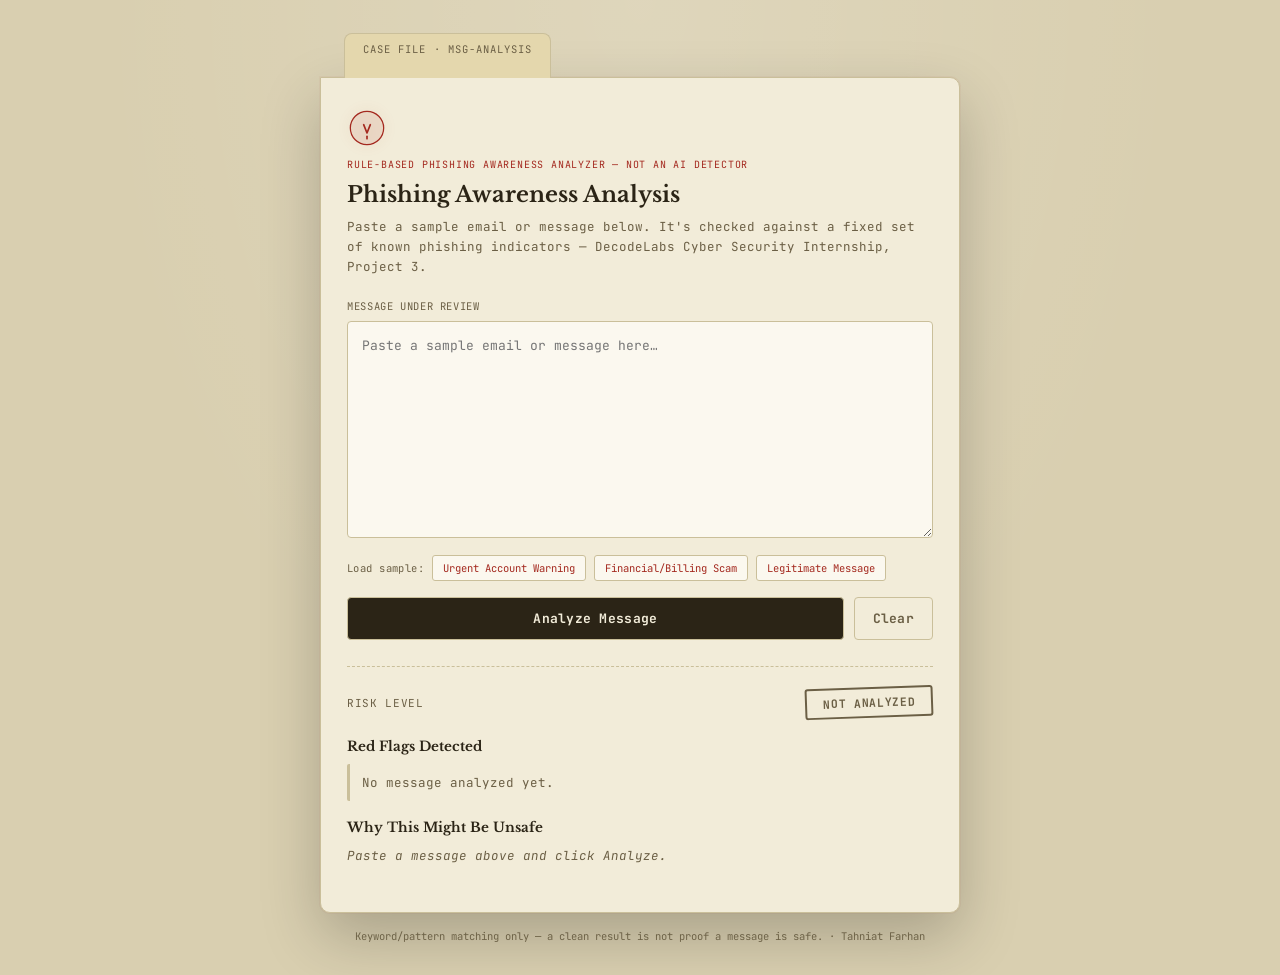
<file: index.html>
<!DOCTYPE html>
<html lang="en">
<head>
<meta charset="UTF-8">
<meta name="viewport" content="width=device-width, initial-scale=1.0">
<title>Phishing Awareness Analysis · DecodeLabs Project 3</title>
<meta name="description" content="Rule-based phishing indicator analyzer — DecodeLabs Cyber Security Internship Project 3. Identifies suspicious links, keywords, and red flags in sample messages.">
<meta property="og:title" content="Phishing Awareness Analysis — DecodeLabs Project 3">
<meta property="og:description" content="Analyze sample emails for phishing indicators with transparent rule-based detection.">
<meta property="og:type" content="website">
<meta name="theme-color" content="#2b2416">
<link rel="icon" href="data:image/svg+xml,<svg xmlns='http://www.w3.org/2000/svg' viewBox='0 0 100 100'><path d='M50 15 C30 15 15 30 15 50 C15 70 30 85 50 85 C70 85 85 70 85 50 C85 30 70 15 50 15' fill='none' stroke='%23a4291f' stroke-width='5'/><path d='M40 40 L50 55 L60 40' fill='none' stroke='%23a4291f' stroke-width='5' stroke-linecap='round' stroke-linejoin='round'/><line x1='50' y1='62' x2='50' y2='68' stroke='%23a4291f' stroke-width='5' stroke-linecap='round'/></svg>">
<link rel="stylesheet" href="style.css">
</head>
<body>
<main class="wrap">
  <section class="folder">
    <div class="tab">CASE FILE · MSG-ANALYSIS</div>
    <div class="folder-body">
      <header>
        <div class="soc-icon" aria-hidden="true">
          <svg viewBox="0 0 48 48" width="40" height="40" fill="none" xmlns="http://www.w3.org/2000/svg">
            <circle cx="24" cy="24" r="20" fill="rgba(164,41,31,0.08)" stroke="#a4291f" stroke-width="1.5"/>
            <path d="M20 20L24 30L28 20" fill="none" stroke="#a4291f" stroke-width="2" stroke-linecap="round" stroke-linejoin="round"/>
            <line x1="24" y1="34" x2="24" y2="37" stroke="#a4291f" stroke-width="2" stroke-linecap="round"/>
          </svg>
        </div>
        <p class="eyebrow">RULE-BASED PHISHING AWARENESS ANALYZER — NOT AN AI DETECTOR</p>
        <h1>Phishing Awareness Analysis</h1>
        <p class="sub">Paste a sample email or message below. It's checked against a fixed set of known phishing indicators — DecodeLabs Cyber Security Internship, Project 3.</p>
      </header>

      <label for="message">MESSAGE UNDER REVIEW</label>
      <textarea id="message" rows="9" placeholder="Paste a sample email or message here…"></textarea>

      <div class="sample-bar">
        <span class="sample-label">Load sample:</span>
        <button class="sample-btn" data-sample="phishing1">Urgent Account Warning</button>
        <button class="sample-btn" data-sample="phishing2">Financial/Billing Scam</button>
        <button class="sample-btn" data-sample="legitimate">Legitimate Message</button>
      </div>

      <div class="actions">
        <button id="analyzeBtn" class="primary">Analyze Message</button>
        <button id="clearBtn" class="ghost">Clear</button>
      </div>

      <section class="result" id="resultSection">
        <div class="risk-row">
          <span>RISK LEVEL</span>
          <span id="riskBadge" class="stamp">NOT ANALYZED</span>
        </div>

        <h2>Red Flags Detected</h2>
        <ul id="flagList" class="flags"><li class="empty">No message analyzed yet.</li></ul>

        <h2>Why This Might Be Unsafe</h2>
        <div id="explanationList" class="explanation-list">
          <p class="empty-explanation">Paste a message above and click Analyze.</p>
        </div>

        <div id="urlInspection" class="url-inspection" style="display:none;">
          <h2>URLs Detected</h2>
          <ul id="urlList" class="url-list"></ul>
        </div>

        <div id="recommendationsSection" class="recommendations" style="display:none;">
          <h2>Recommended Actions</h2>
          <ul id="recList" class="rec-list"></ul>
        </div>
      </section>
    </div>
  </section>
  <footer>Keyword/pattern matching only — a clean result is not proof a message is safe. · Tahniat Farhan</footer>
</main>
<script src="script.js"></script>
</body>
</html>
</file>
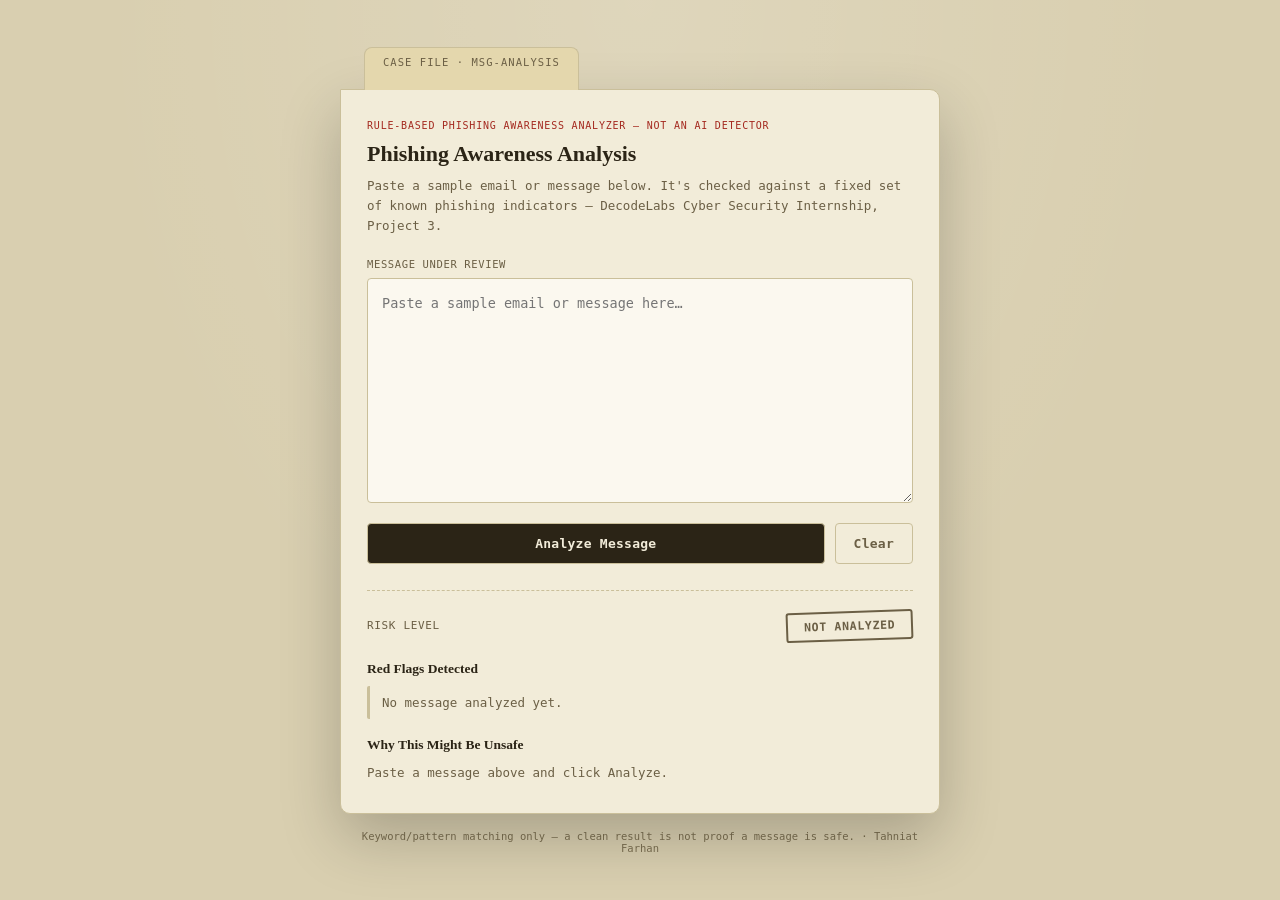
<file: preview-3-phishing-awareness-analysis.html>
<!DOCTYPE html>
<html lang="en">
<head>
<meta charset="UTF-8">
<meta name="viewport" content="width=device-width, initial-scale=1.0">
<title>Phishing Awareness Analysis · DecodeLabs Project 3</title>
<style>
/* ============================================================
   Phishing Awareness Analysis — "Case File" identity
   Manila-folder paper tone, a folder tab, and a rotated rubber-
   stamp badge for risk level. Deliberately not the generic
   cream+terracotta+serif combo — ink is brown-black, accent is
   a brick-red stamp, type is monospace throughout (evidence log,
   not a marketing page).
   ============================================================ */

:root{
  --bg:#d9cfb0;
  --paper:#f2ecd9;
  --tab:#e4d7ad;
  --ink:#2b2416;
  --muted:#6b5f45;
  --line:#cabf9a;
  --stamp:#a4291f;
  --stamp-bg:#f6e6e0;
  --high:#a4291f;
  --medium:#a8720f;
  --low:#3a6b3a;
}

*{box-sizing:border-box; margin:0; padding:0;}

body{
  background:
    radial-gradient(ellipse at top, rgba(255,255,255,.15), transparent 60%),
    var(--bg);
  font-family: ui-monospace, "SF Mono", Consolas, monospace;
  color:var(--ink);
  min-height:100vh;
  display:flex; align-items:center; justify-content:center;
  padding:32px 14px;
}

.wrap{width:100%; max-width:600px;}

.folder{position:relative;}

.tab{
  display:inline-block;
  background:var(--tab);
  border:1px solid var(--line); border-bottom:none;
  padding:8px 18px 22px;
  font-size:10.5px; letter-spacing:.1em; color:var(--muted);
  border-radius:8px 8px 0 0;
  margin-left:24px;
  position:relative; top:1px;
}

.folder-body{
  background:var(--paper);
  border:1px solid var(--line);
  border-radius:0 10px 10px 10px;
  padding:30px 26px;
  box-shadow:0 24px 60px rgba(0,0,0,.22);
}

header{margin-bottom:22px;}
.eyebrow{font-size:10px; letter-spacing:.08em; color:var(--stamp); margin-bottom:10px;}
h1{font-family: Georgia, serif; font-size:22px; margin-bottom:9px; color:var(--ink);}
.sub{font-size:12.5px; color:var(--muted); line-height:1.6;}

label{display:block; font-size:10.5px; letter-spacing:.06em; color:var(--muted); margin-bottom:8px;}

textarea{
  width:100%; border:1px solid var(--line); border-radius:4px; padding:14px;
  font-family:inherit; font-size:13.5px; resize:vertical; outline:none;
  background:#fbf8ef; color:var(--ink); line-height:1.6;
}
textarea:focus{border-color:var(--stamp);}

.actions{display:flex; gap:10px; margin:16px 0 26px;}
.actions button{padding:12px 18px; border-radius:4px; border:1px solid var(--line); font-weight:700; cursor:pointer; font-family:inherit; font-size:13px; letter-spacing:.02em;}
.primary{background:var(--ink); color:var(--paper); border-color:var(--ink); flex:1;}
.primary:hover{opacity:.88;}
.ghost{background:transparent; color:var(--muted);}
.ghost:hover{border-color:var(--muted); color:var(--ink);}

.result{border-top:1px dashed var(--line); padding-top:20px;}
.risk-row{display:flex; align-items:center; justify-content:space-between; margin-bottom:20px;}
.risk-row > span:first-child{font-size:11px; color:var(--muted); letter-spacing:.06em;}

.stamp{
  display:inline-block;
  padding:6px 16px;
  border:2px solid var(--muted); border-radius:3px;
  font-size:11.5px; font-weight:700; letter-spacing:.06em;
  color:var(--muted);
  transform:rotate(-2deg);
}
.stamp.high{border-color:var(--high); color:var(--high); background:var(--stamp-bg);}
.stamp.medium{border-color:var(--medium); color:var(--medium); background:#f7efdd;}
.stamp.low{border-color:var(--low); color:var(--low); background:#e9f2e6;}

h2{font-family: Georgia, serif; font-size:13.5px; margin:18px 0 9px; color:var(--ink);}
.flags{list-style:none; display:grid; gap:8px; margin-bottom:6px;}
.flags li{
  font-size:12.5px; padding:9px 12px; background:#ece3cc; border-left:3px solid var(--medium); border-radius:2px;
}
.flags li.empty{border-left-color:var(--line); color:var(--muted); background:transparent;}
#explanation{font-size:12.5px; color:var(--muted); line-height:1.7;}

footer{text-align:center; margin-top:16px; font-size:10.5px; color:#7a6e50;}

button:focus-visible, textarea:focus-visible{outline:2px solid var(--stamp); outline-offset:2px;}

@media (max-width:480px){
  .folder-body{padding:24px 18px;}
  .actions{flex-direction:column;}
  .risk-row{flex-direction:column; align-items:flex-start; gap:10px;}
}

</style>
</head>
<body>
<main class="wrap">
  <section class="folder">
    <div class="tab">CASE FILE · MSG-ANALYSIS</div>
    <div class="folder-body">
      <header>
        <p class="eyebrow">RULE-BASED PHISHING AWARENESS ANALYZER — NOT AN AI DETECTOR</p>
        <h1>Phishing Awareness Analysis</h1>
        <p class="sub">Paste a sample email or message below. It's checked against a fixed set of known phishing indicators — DecodeLabs Cyber Security Internship, Project 3.</p>
      </header>

      <label for="message">MESSAGE UNDER REVIEW</label>
      <textarea id="message" rows="9" placeholder="Paste a sample email or message here…"></textarea>

      <div class="actions">
        <button id="analyzeBtn" class="primary">Analyze Message</button>
        <button id="clearBtn" class="ghost">Clear</button>
      </div>

      <section class="result">
        <div class="risk-row">
          <span>RISK LEVEL</span>
          <span id="riskBadge" class="stamp">NOT ANALYZED</span>
        </div>

        <h2>Red Flags Detected</h2>
        <ul id="flagList" class="flags"><li class="empty">No message analyzed yet.</li></ul>

        <h2>Why This Might Be Unsafe</h2>
        <p id="explanation">Paste a message above and click Analyze.</p>
      </section>
    </div>
  </section>
  <footer>Keyword/pattern matching only — a clean result is not proof a message is safe. · Tahniat Farhan</footer>
</main>
<script>
/* ============================================================
   Phishing Awareness Analysis — rule-based indicator matching
   DecodeLabs Cyber Security Internship — Project 3

   This is intentionally NOT machine learning or AI classification.
   It is a fixed, transparent keyword/pattern rule set — exactly
   what the brief asks the checker to demonstrate: identifying
   suspicious links/keywords and listing red flags with reasons.
   ============================================================ */

const messageInput = document.getElementById('message');
const analyzeBtn = document.getElementById('analyzeBtn');
const clearBtn = document.getElementById('clearBtn');
const riskBadge = document.getElementById('riskBadge');
const flagList = document.getElementById('flagList');
const explanation = document.getElementById('explanation');

const INDICATORS = [
  {
    name: 'Urgent / time-pressure language',
    patterns: ['urgent', 'immediately', 'act now', 'within 24 hours', 'final warning', 'as soon as possible'],
    why: 'Urgency is used to short-circuit careful judgment before a message can be verified.',
  },
  {
    name: 'Credential or login request',
    patterns: ['password', 'verify your account', 'sign in', 'log in', 'credentials', 'confirm your identity'],
    why: 'Legitimate services essentially never ask you to "confirm" a password by clicking an emailed link.',
  },
  {
    name: 'Financial request',
    patterns: ['payment', 'bank account', 'credit card', 'wire transfer', 'invoice attached', 'gift card'],
    why: 'Unexpected financial requests should always be verified through a separate, already-known channel.',
  },
  {
    name: 'Account-threat language',
    patterns: ['account suspended', 'be suspended', 'account locked', 'account closure', 'account will be closed', 'unusual activity', 'security alert'],
    why: 'Threatening account loss is a common pressure tactic used to provoke a fast, unverified click.',
  },
];

function analyzeMessage(raw) {
  const text = raw.trim().toLowerCase();

  if (!text) {
    return { level: 'none', label: 'NOT ANALYZED', flags: [], explanationText: 'Paste a message above and click Analyze.' };
  }

  const found = INDICATORS.filter(indicator => indicator.patterns.some(p => text.includes(p)));

  const hasUrl = /(https?:\/\/[^\s]+)/i.test(raw);
  if (hasUrl) {
    found.push({ name: 'Contains a link', why: 'Links in unsolicited messages should be inspected — or better, not clicked — before being trusted.' });
  }

  let level = 'none';
  let label = 'NO OBVIOUS INDICATORS';
  if (found.length >= 4) { level = 'high'; label = 'HIGH RISK'; }
  else if (found.length >= 2) { level = 'medium'; label = 'MEDIUM RISK'; }
  else if (found.length === 1) { level = 'low'; label = 'LOW / REVIEW'; }

  const explanationText = found.length
    ? found.map(f => f.why).join(' ')
    : "No obvious indicators from this tool's rule set were detected. That does not prove the message is legitimate — always verify through a channel you already trust, not one the message itself provides.";

  return { level, label, flags: found.map(f => f.name), explanationText };
}

function renderResult({ level, label, flags, explanationText }) {
  riskBadge.textContent = label;
  riskBadge.className = 'stamp' + (level !== 'none' ? ' ' + level : '');

  flagList.innerHTML = '';
  if (flags.length === 0) {
    flagList.innerHTML = '<li class="empty">No flags matched this tool\u2019s rule set.</li>';
  } else {
    flags.forEach(name => {
      const li = document.createElement('li');
      li.textContent = name;
      flagList.appendChild(li);
    });
  }

  explanation.textContent = explanationText;
}

analyzeBtn.addEventListener('click', () => {
  renderResult(analyzeMessage(messageInput.value));
});

clearBtn.addEventListener('click', () => {
  messageInput.value = '';
  renderResult({ level: 'none', label: 'NOT ANALYZED', flags: [], explanationText: 'Paste a message above and click Analyze.' });
  messageInput.focus();
});

</script>
</body>
</html>
</file>
<file: style.css>
/* ============================================================
   Phishing Awareness Analysis — "Case File / SOC" identity
   Manila-folder paper tone, folder tab, rotated rubber-stamp
   badge for risk level. Enhanced with SOC investigation feel,
   red flag cards, and URL inspection styling.
   ============================================================ */

@import url('https://fonts.googleapis.com/css2?family=Libre+Baskerville:wght@400;700&family=JetBrains+Mono:wght@400;600;700&display=swap');

:root{
  --bg:#d9cfb0;
  --paper:#f2ecd9;
  --tab:#e4d7ad;
  --ink:#2b2416;
  --muted:#6b5f45;
  --line:#cabf9a;
  --stamp:#a4291f;
  --stamp-bg:#f6e6e0;
  --high:#a4291f;
  --medium:#a8720f;
  --low:#3a6b3a;
  --card-bg:#ece3cc;
}

*{box-sizing:border-box; margin:0; padding:0;}

body{
  background:
    radial-gradient(ellipse at top, rgba(255,255,255,.15), transparent 60%),
    var(--bg);
  font-family: 'JetBrains Mono', ui-monospace, "SF Mono", Consolas, monospace;
  color:var(--ink);
  min-height:100vh;
  display:flex; align-items:center; justify-content:center;
  padding:32px 14px;
  -webkit-font-smoothing:antialiased;
}

.wrap{width:100%; max-width:640px;}

.folder{position:relative;}

.tab{
  display:inline-block;
  background:var(--tab);
  border:1px solid var(--line); border-bottom:none;
  padding:8px 18px 22px;
  font-size:10.5px; letter-spacing:.1em; color:var(--muted);
  border-radius:8px 8px 0 0;
  margin-left:24px;
  position:relative; top:1px;
}

.folder-body{
  background:var(--paper);
  border:1px solid var(--line);
  border-radius:0 10px 10px 10px;
  padding:30px 26px;
  box-shadow:
    0 24px 60px rgba(0,0,0,.22),
    0 0 0 1px rgba(164,41,31,.04);
}

header{margin-bottom:22px;}
.soc-icon{margin-bottom:10px; display:flex;}
.soc-icon svg{filter:drop-shadow(0 0 6px rgba(164,41,31,.2));}
.eyebrow{font-size:10px; letter-spacing:.08em; color:var(--stamp); margin-bottom:10px;}
h1{font-family: 'Libre Baskerville', Georgia, serif; font-size:22px; margin-bottom:9px; color:var(--ink); font-weight:700;}
.sub{font-size:12.5px; color:var(--muted); line-height:1.6;}

label{display:block; font-size:10.5px; letter-spacing:.06em; color:var(--muted); margin-bottom:8px;}

textarea{
  width:100%; border:1px solid var(--line); border-radius:4px; padding:14px;
  font-family:'JetBrains Mono', monospace; font-size:13px; resize:vertical; outline:none;
  background:#fbf8ef; color:var(--ink); line-height:1.6;
  transition:border-color .2s ease;
}
textarea:focus{border-color:var(--stamp); box-shadow:0 0 0 3px rgba(164,41,31,.08);}

.sample-bar{
  display:flex; flex-wrap:wrap; align-items:center; gap:8px;
  margin:12px 0 16px;
}
.sample-label{font-size:10.5px; color:var(--muted); letter-spacing:.04em;}
.sample-btn{
  padding:5px 10px; border:1px solid var(--line); border-radius:3px;
  background:#fbf8ef; font-size:10.5px; color:var(--stamp);
  cursor:pointer; font-family: 'JetBrains Mono', monospace;
  transition:all .15s ease;
}
.sample-btn:hover{background:var(--stamp); color:var(--paper); border-color:var(--stamp);}

.actions{display:flex; gap:10px; margin-bottom:26px;}
.actions button{
  padding:12px 18px; border-radius:4px; border:1px solid var(--line);
  font-weight:700; cursor:pointer;
  font-family:'JetBrains Mono', monospace; font-size:13px; letter-spacing:.02em;
  transition:all .15s ease;
}
.primary{background:var(--ink); color:var(--paper); border-color:var(--ink); flex:1;}
.primary:hover{opacity:.88; transform:translateY(-1px);}
.primary:active{transform:translateY(0);}
.ghost{background:transparent; color:var(--muted);}
.ghost:hover{border-color:var(--muted); color:var(--ink);}

.result{border-top:1px dashed var(--line); padding-top:20px;}
.risk-row{display:flex; align-items:center; justify-content:space-between; margin-bottom:20px;}
.risk-row > span:first-child{font-size:11px; color:var(--muted); letter-spacing:.06em;}

.stamp{
  display:inline-block;
  padding:6px 16px;
  border:2px solid var(--muted); border-radius:3px;
  font-size:11.5px; font-weight:700; letter-spacing:.06em;
  color:var(--muted);
  transform:rotate(-2deg);
  transition:all .3s ease;
}
.stamp.high{border-color:var(--high); color:var(--high); background:var(--stamp-bg); animation:stampAppear .4s ease;}
.stamp.medium{border-color:var(--medium); color:var(--medium); background:#f7efdd; animation:stampAppear .4s ease;}
.stamp.low{border-color:var(--low); color:var(--low); background:#e9f2e6; animation:stampAppear .4s ease;}
@keyframes stampAppear{
  0%{transform:rotate(-8deg) scale(1.3); opacity:0;}
  100%{transform:rotate(-2deg) scale(1); opacity:1;}
}

h2{font-family: 'Libre Baskerville', Georgia, serif; font-size:13.5px; margin:18px 0 9px; color:var(--ink); font-weight:700;}

.flags{list-style:none; display:grid; gap:8px; margin-bottom:6px;}
.flags li{
  font-size:12.5px; padding:10px 12px;
  background:var(--card-bg);
  border-left:3px solid var(--medium);
  border-radius:2px;
  transition:all .2s ease;
}
.flags li:hover{border-left-color:var(--stamp); background:#e8ddc3;}
.flag-icon{margin-right:6px;}
.flags li.empty{border-left-color:var(--line); color:var(--muted); background:transparent;}

.explanation-list{display:grid; gap:10px; margin-bottom:16px;}
.explanation-card{
  padding:12px 14px;
  background:#fbf8ef;
  border:1px solid var(--line);
  border-radius:4px;
  font-size:12px; line-height:1.65; color:var(--muted);
}
.exp-header{margin-bottom:6px; color:var(--ink); font-size:12.5px;}
.exp-icon{margin-right:4px;}
.empty-explanation{font-size:12.5px; color:var(--muted); line-height:1.7; font-style:italic;}

.url-inspection{
  margin:16px 0; padding:14px;
  background:rgba(164,41,31,.04);
  border:1px solid rgba(164,41,31,.12);
  border-radius:4px;
}
.url-list{list-style:none; display:grid; gap:10px;}
.url-list li{font-size:12px;}
.url-text{
  display:block; padding:6px 8px;
  background:#fbf8ef; border:1px solid var(--line);
  border-radius:3px; word-break:break-all;
  font-size:11.5px; color:var(--ink);
}
.url-issues{list-style:none; margin-top:6px; display:grid; gap:4px;}
.url-issues li{font-size:11px; color:var(--stamp); padding-left:14px; position:relative;}
.url-issues li::before{content:'▸'; position:absolute; left:0;}
.url-note{font-size:11px; color:var(--muted); font-style:italic; display:block; margin-top:4px;}

.recommendations{
  margin-top:16px; padding:14px;
  background:#e9f2e6;
  border:1px solid rgba(58,107,58,.2);
  border-radius:4px;
}
.recommendations h2{color:var(--low);}
.rec-list{list-style:none; display:grid; gap:7px;}
.rec-list li{
  font-size:12px; color:var(--ink); line-height:1.6;
  padding-left:16px; position:relative;
}
.rec-list li::before{content:'✓'; position:absolute; left:0; color:var(--low); font-weight:700;}

#explanation{font-size:12.5px; color:var(--muted); line-height:1.7;}

footer{text-align:center; margin-top:16px; font-size:10.5px; color:#7a6e50;}

button:focus-visible, textarea:focus-visible{outline:2px solid var(--stamp); outline-offset:2px;}

@media (max-width:520px){
  .folder-body{padding:24px 18px;}
  .actions{flex-direction:column;}
  .risk-row{flex-direction:column; align-items:flex-start; gap:10px;}
  .sample-bar{flex-direction:column; align-items:flex-start;}
}
</file>
